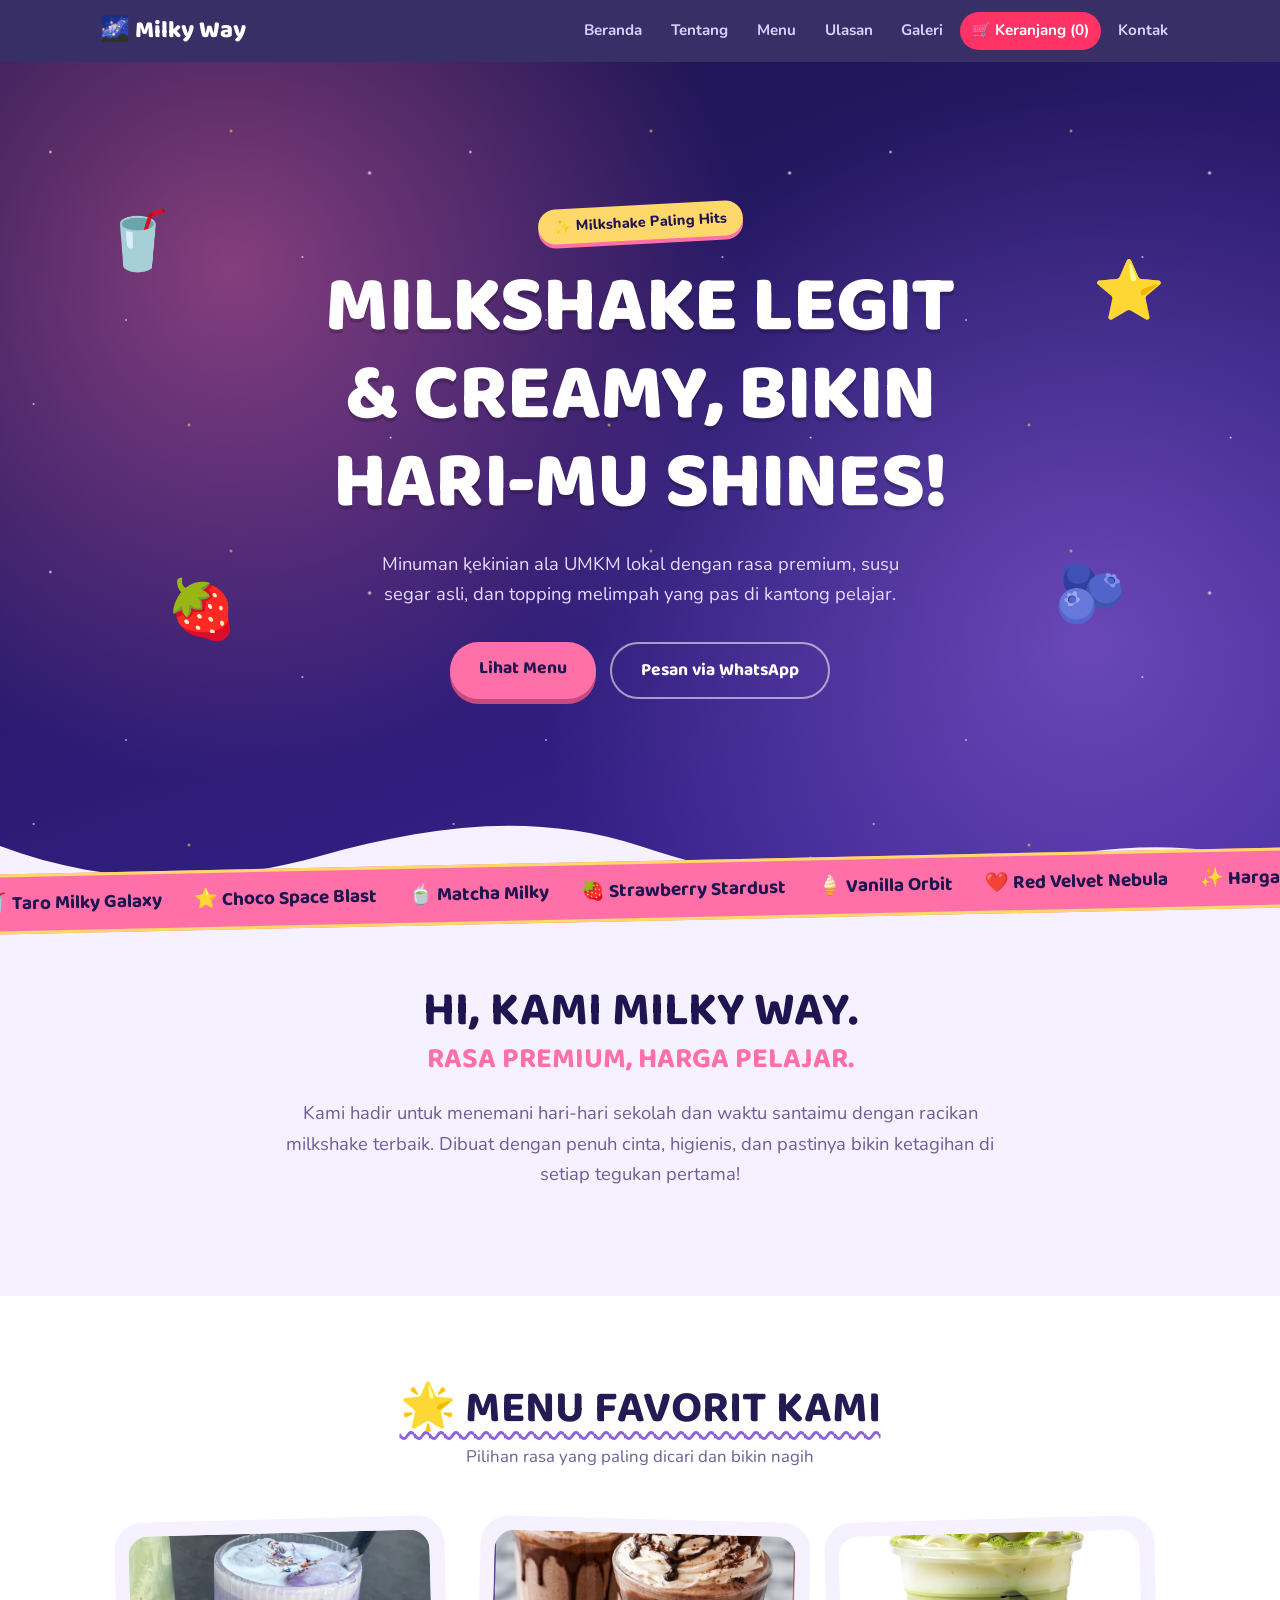
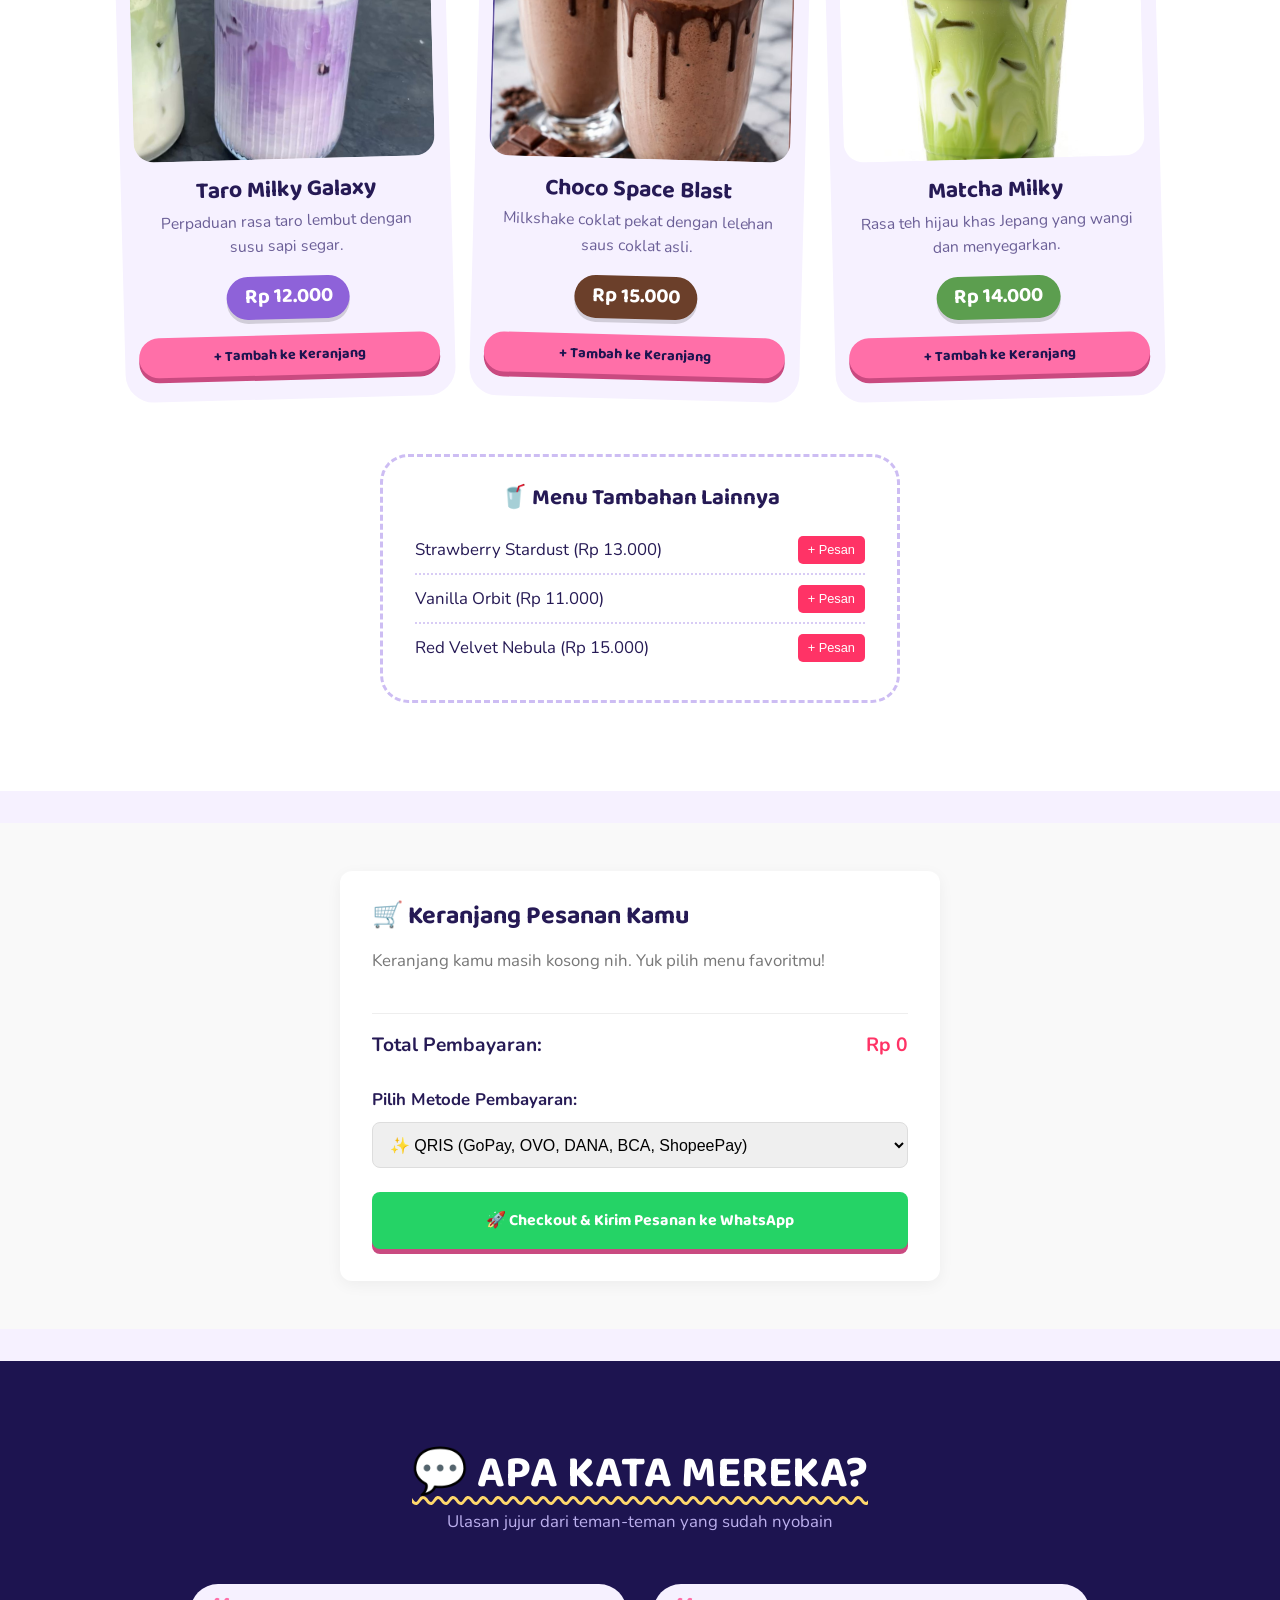
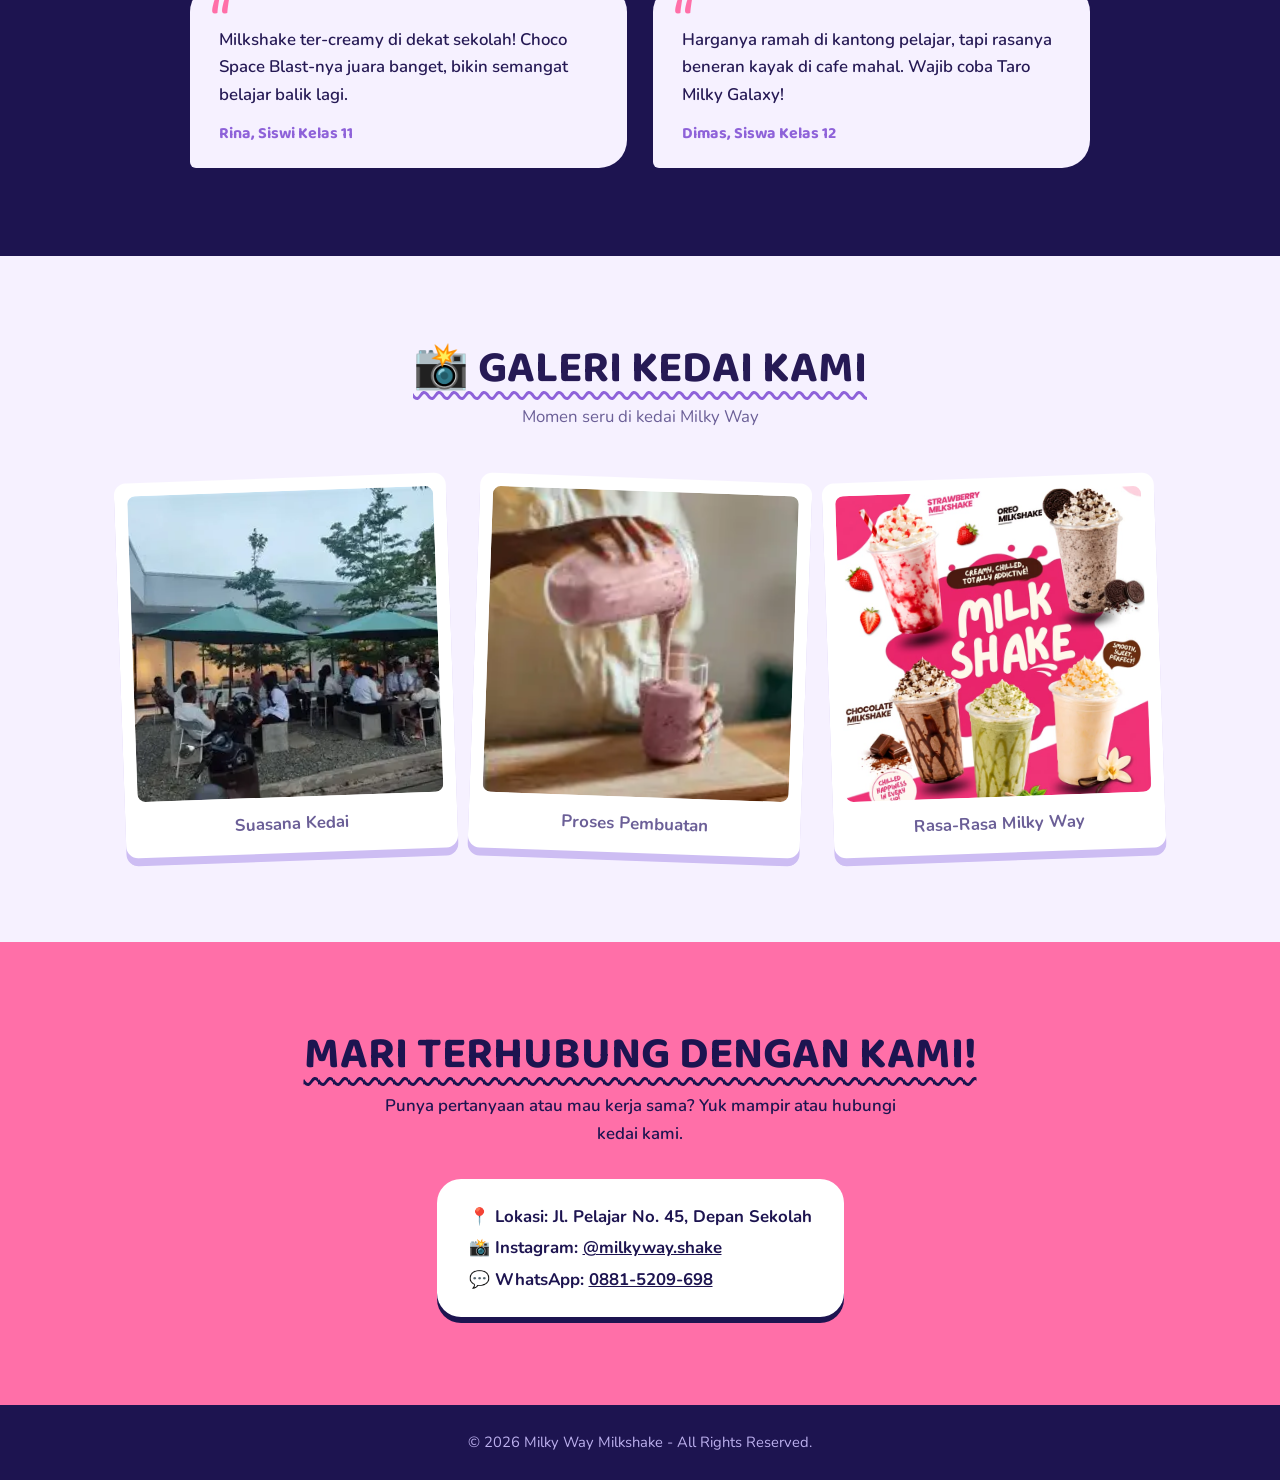
<file: index.html>
<!DOCTYPE html>
<html lang="id">
<head>
    <meta charset="UTF-8">
    <meta name="viewport" content="width=device-width, initial-scale=1.0">
    <link rel="stylesheet" href="lp.css">
    <title>Milky Way - Milkshake Kekinian</title>
</head>
<body>

  <!-- NAVBAR / HEADER -->
  <header>
    <div class="navbar">
      <div class="logo">🌌 Milky Way</div>
      <nav>
        <a href="#beranda">Beranda</a>
        <a href="#tentang">Tentang</a>
        <a href="#menu">Menu</a>
        <a href="#testimoni">Ulasan</a>
        <a href="#galeri">Galeri</a>
        <a href="#keranjang-section" class="nav-cart-btn">🛒 Keranjang (<span id="cart-count">0</span>)</a>
        <a href="#kontak">Kontak</a>
      </nav>
    </div>
  </header>

  <!-- 1. BERANDA -->
  <section id="beranda" class="hero-section">
    <span class="float f1">🥤</span>
    <span class="float f2">⭐</span>
    <span class="float f3">🍓</span>
    <span class="float f4">🫐</span>
    <div class="hero-content">
      <span class="badge">✨ Milkshake Paling Hits</span>
      <h1>MILKSHAKE LEGIT & CREAMY, BIKIN HARI-MU SHINES!</h1>
      <p>Minuman kekinian ala UMKM lokal dengan rasa premium, susu segar asli, dan topping melimpah yang pas di kantong pelajar.</p>
      <div class="hero-buttons">
        <a href="#menu" class="btn-primary">Lihat Menu</a>
        <a href="https://wa.me/628815209698?text=Halo%20Kak,%20saya%20mau%20pesan%20Milkshake%20Milky%20Way" target="_blank" class="btn-secondary">Pesan via WhatsApp</a>
      </div>
    </div>
  </section>

  <!-- PITA BERJALAN -->
  <div class="ticker" aria-hidden="true">
    <div class="ticker-track">
      <span>🥤 Taro Milky Galaxy</span><span>⭐ Choco Space Blast</span><span>🍵 Matcha Milky</span><span>🍓 Strawberry Stardust</span><span>🍦 Vanilla Orbit</span><span>❤️ Red Velvet Nebula</span><span>✨ Harga Pelajar</span><span>🥛 Susu Segar Asli</span>
      <span>🥤 Taro Milky Galaxy</span><span>⭐ Choco Space Blast</span><span>🍵 Matcha Milky</span><span>🍓 Strawberry Stardust</span><span>🍦 Vanilla Orbit</span><span>❤️ Red Velvet Nebula</span><span>✨ Harga Pelajar</span><span>🥛 Susu Segar Asli</span>
    </div>
  </div>

  <!-- 2. TENTANG -->
  <section id="tentang" class="tentang-section">
    <div class="tentang-container">
      <h2>HI, KAMI MILKY WAY.</h2>
      <h3>RASA PREMIUM, HARGA PELAJAR.</h3>
      <p>Kami hadir untuk menemani hari-hari sekolah dan waktu santaimu dengan racikan milkshake terbaik. Dibuat dengan penuh cinta, higienis, dan pastinya bikin ketagihan di setiap tegukan pertama!</p>
    </div>
  </section>

  <!-- 3. MENU -->
  <section id="menu" class="menu-section">
    <h2>🌟 MENU FAVORIT KAMI</h2>
    <p class="section-subtitle">Pilihan rasa yang paling dicari dan bikin nagih</p>

    <div class="menu-container">
      <div class="menu-kartu">
        <img src="image/taro.jpg" alt="Taro Milky Galaxy">
        <h3>Taro Milky Galaxy</h3>
        <p>Perpaduan rasa taro lembut dengan susu sapi segar.</p>
        <span class="harga" data-price="12000">Rp 12.000</span>
        <button onclick="tambahKeKeranjang('Taro Milky Galaxy', 12000)" class="btn-primary" style="margin-top: 1rem; border: none; cursor: pointer; display: inline-block; font-size: 0.9rem; padding: 0.5rem 1rem;">+ Tambah ke Keranjang</button>
      </div>
      <div class="menu-kartu">
        <img src="image/choco.jpg" alt="Choco Space Blast">
        <h3>Choco Space Blast</h3>
        <p>Milkshake coklat pekat dengan lelehan saus coklat asli.</p>
        <span class="harga" data-price="15000">Rp 15.000</span>
        <button onclick="tambahKeKeranjang('Choco Space Blast', 15000)" class="btn-primary" style="margin-top: 1rem; border: none; cursor: pointer; display: inline-block; font-size: 0.9rem; padding: 0.5rem 1rem;">+ Tambah ke Keranjang</button>
      </div>
      <div class="menu-kartu">
        <img src="image/matcha.jpg" alt="Matcha Milky">
        <h3>Matcha Milky</h3>
        <p>Rasa teh hijau khas Jepang yang wangi dan menyegarkan.</p>
        <span class="harga" data-price="14000">Rp 14.000</span>
        <button onclick="tambahKeKeranjang('Matcha Milky', 14000)" class="btn-primary" style="margin-top: 1rem; border: none; cursor: pointer; display: inline-block; font-size: 0.9rem; padding: 0.5rem 1rem;">+ Tambah ke Keranjang</button>
      </div>
    </div>

    <div class="menu-lainnya">
      <h3>🥤 Menu Tambahan Lainnya</h3>
      <ul>
        <li>
          <span>Strawberry Stardust (Rp 13.000)</span> 
          <button onclick="tambahKeKeranjang('Strawberry Stardust', 13000)" class="btn-small">+ Pesan</button>
        </li>
        <li>
          <span>Vanilla Orbit (Rp 11.000)</span> 
          <button onclick="tambahKeKeranjang('Vanilla Orbit', 11000)" class="btn-small">+ Pesan</button>
        </li>
        <li>
          <span>Red Velvet Nebula (Rp 15.000)</span> 
          <button onclick="tambahKeKeranjang('Red Velvet Nebula', 15000)" class="btn-small">+ Pesan</button>
        </li>
      </ul>
    </div>
  </section>

  <!-- KERANJANG & PEMBAYARAN DIGITAL -->
  <section id="keranjang-section" class="keranjang-section" style="background: #f9f9f9; padding: 3rem 1rem; margin: 2rem 0;">
    <div style="max-width: 600px; margin: auto; background: white; padding: 2rem; border-radius: 12px; box-shadow: 0 4px 15px rgba(0,0,0,0.05);">
      <h2>🛒 Keranjang Pesanan Kamu</h2>
      <div id="cart-items" style="margin: 1rem 0; min-height: 50px;">
        <p style="color: #777;">Keranjang kamu masih kosong nih. Yuk pilih menu favoritmu!</p>
      </div>
      
      <hr style="border: 0; border-top: 1px solid #eee; margin: 1rem 0;">
      
      <div style="display: flex; justify-content: space-between; font-size: 1.2rem; font-weight: bold;">
        <span>Total Pembayaran:</span>
        <span id="cart-total" style="color: #ff3366;">Rp 0</span>
      </div>

      <!-- Pilih Metode Pembayaran -->
      <div style="margin-top: 1.5rem;">
        <label style="display: block; font-weight: bold; margin-bottom: 0.5rem;">Pilih Metode Pembayaran:</label>
        <select id="payment-method" style="width: 100%; padding: 0.8rem; border-radius: 8px; border: 1px solid #ddd; font-size: 1rem;">
          <option value="QRIS (Scan & Pay)">✨ QRIS (GoPay, OVO, DANA, BCA, ShopeePay)</option>
          <option value="Transfer Bank (BCA)">🏦 Transfer Bank BCA</option>
          <option value="COD / Bayar di Tempat">💵 COD (Bayar di Kedai/Tempat)</option>
        </select>
      </div>

      <button onclick="checkoutWhatsApp()" class="btn-primary" style="width: 100%; margin-top: 1.5rem; padding: 1rem; border: none; border-radius: 8px; font-size: 1rem; cursor: pointer; background: #25d366; color: white; font-weight: bold;">
        🚀 Checkout & Kirim Pesanan ke WhatsApp
      </button>
    </div>
  </section>

  <!-- 4. ULASAN -->
  <section id="testimoni" class="testimoni-section">
    <h2>💬 APA KATA MEREKA?</h2>
    <p class="section-subtitle">Ulasan jujur dari teman-teman yang sudah nyobain</p>

    <div class="testimoni-container">
      <div class="testimoni-kartu">
        <p>Milkshake ter-creamy di dekat sekolah! Choco Space Blast-nya juara banget, bikin semangat belajar balik lagi.</p>
        <h4>Rina, Siswi Kelas 11</h4>
      </div>
      <div class="testimoni-kartu">
        <p>Harganya ramah di kantong pelajar, tapi rasanya beneran kayak di cafe mahal. Wajib coba Taro Milky Galaxy!</p>
        <h4>Dimas, Siswa Kelas 12</h4>
      </div>
    </div>
  </section>

  <!-- 5. GALERI -->
  <section id="galeri" class="galeri-section">
    <h2>📸 GALERI KEDAI KAMI</h2>
    <p class="section-subtitle">Momen seru di kedai Milky Way</p>

    <div class="galeri-container">
      <div class="galeri-kartu">
        <img src="image/suasana.webp" alt="Suasana Kedai">
        <p>Suasana Kedai</p>
      </div>
      <div class="galeri-kartu">
        <img src="image/proses.webp" alt="Proses Pembuatan">
        <p>Proses Pembuatan</p>
      </div>
      <div class="galeri-kartu">
        <img src="image/varian.jpg" alt="Berbagai rasa milkshake Milky Way">
        <p>Rasa-Rasa Milky Way</p>
      </div>
    </div>
  </section>

  <!-- 6. KONTAK -->
  <section id="kontak" class="kontak-section">
    <h2>MARI TERHUBUNG DENGAN KAMI!</h2>
    <p>Punya pertanyaan atau mau kerja sama? Yuk mampir atau hubungi kedai kami.</p>
    <div class="kontak-info">
      <p>📍 Lokasi: Jl. Pelajar No. 45, Depan Sekolah</p>
      <p>📸 Instagram: <a href="https://instagram.com/milkyway.shake" target="_blank" style="color: var(--night); font-weight: bold;">@milkyway.shake</a></p>
      <p>💬 WhatsApp: <a href="https://wa.me/628815209698" target="_blank" style="color: var(--night); font-weight: bold;">0881-5209-698</a></p>
    </div>
  </section>

  <footer>
    <p>&copy; 2026 Milky Way Milkshake - All Rights Reserved.</p>
  </footer>

  <!-- JAVASCRIPT KERANJANG -->

  <script>
    let cart = [];

    function tambahKeKeranjang(nama, harga) {
      let item = cart.find(i => i.nama === nama);
      if (item) {
        item.jumlah += 1;
      } else {
        cart.push({ nama: nama, harga: harga, jumlah: 1 });
      }
      updateCartUI();
      // BARIS ALERT DI BAWAH INI SUDAH DIHAPUS, JADI TIDAK AKAN MUNCUL POP-UP LAGI
    }

    function ubahJumlah(nama, delta) {
      let item = cart.find(i => i.nama === nama);
      if (item) {
        item.jumlah += delta;
        if (item.jumlah <= 0) {
          cart = cart.filter(i => i.nama !== nama);
        }
      }
      updateCartUI();
    }

    function updateCartUI() {
      const cartItemsContainer = document.getElementById('cart-items');
      const cartTotalElement = document.getElementById('cart-total');
      const cartCountElement = document.getElementById('cart-count');

      cartItemsContainer.innerHTML = '';
      let total = 0;
      let totalQty = 0;

      if (cart.length === 0) {
        cartItemsContainer.innerHTML = '<p style="color: #777;">Keranjang kamu masih kosong nih. Yuk pilih menu favoritmu!</p>';
        cartTotalElement.innerText = 'Rp 0';
        cartCountElement.innerText = '0';
        return;
      }

      cart.forEach(item => {
        let subtotal = item.harga * item.jumlah;
        total += subtotal;
        totalQty += item.jumlah;

        cartItemsContainer.innerHTML += `
          <div style="display: flex; justify-content: space-between; align-items: center; margin-bottom: 0.8rem; border-bottom: 1px dashed #eee; padding-bottom: 0.5rem;">
            <div>
              <strong>${item.nama}</strong><br>
              <small style="color: #666;">Rp ${item.harga.toLocaleString()} x ${item.jumlah}</small>
            </div>
            <div>
              <button onclick="ubahJumlah('${item.nama}', -1)" style="padding: 2px 8px; cursor: pointer;">-</button>
              <span style="margin: 0 8px;">${item.jumlah}</span>
              <button onclick="ubahJumlah('${item.nama}', 1)" style="padding: 2px 8px; cursor: pointer;">+</button>
            </div>
          </div>
        `;
      });

      cartTotalElement.innerText = 'Rp ' + total.toLocaleString();
      cartCountElement.innerText = totalQty;
    }

    function checkoutWhatsApp() {
      if (cart.length === 0) {
        alert('Keranjang belanja masih kosong! Silakan pilih menu terlebih dahulu.');
        return;
      }

      const paymentMethod = document.getElementById('payment-method').value;
      let pesan = "Halo Kak, saya mau pesan Milkshake Milky Way:\n\n";
      
      let total = 0;
      cart.forEach(item => {
        let subtotal = item.harga * item.jumlah;
        total += subtotal;
        pesan += `- ${item.nama} (${item.jumlah}x) = Rp ${subtotal.toLocaleString()}\n`;
      });

      pesan += `\n*Total Pembayaran: Rp ${total.toLocaleString()}*`;
      pesan += `\n*Metode Pembayaran: ${paymentMethod}*`;
      pesan += `\n\nTerima kasih! Mohon segera diproses ya Kak. ✨`;

      const encodedMessage = encodeURIComponent(pesan);
      window.open(`https://wa.me/628815209698?text=${encodedMessage}`, '_blank');
    }
  </script>
  <!-- Tambahan Styling Kecil untuk Tombol Tambahan Menu -->
  <style>
    .btn-small {
      background: #ff3366;
      color: white;
      border: none;
      padding: 4px 10px;
      border-radius: 5px;
      cursor: pointer;
      font-size: 0.8rem;
    }
    .nav-cart-btn {
      background: #ff3366;
      color: white !important;
      padding: 6px 12px;
      border-radius: 20px;
    }
  </style>

</body>
</html>
</file>
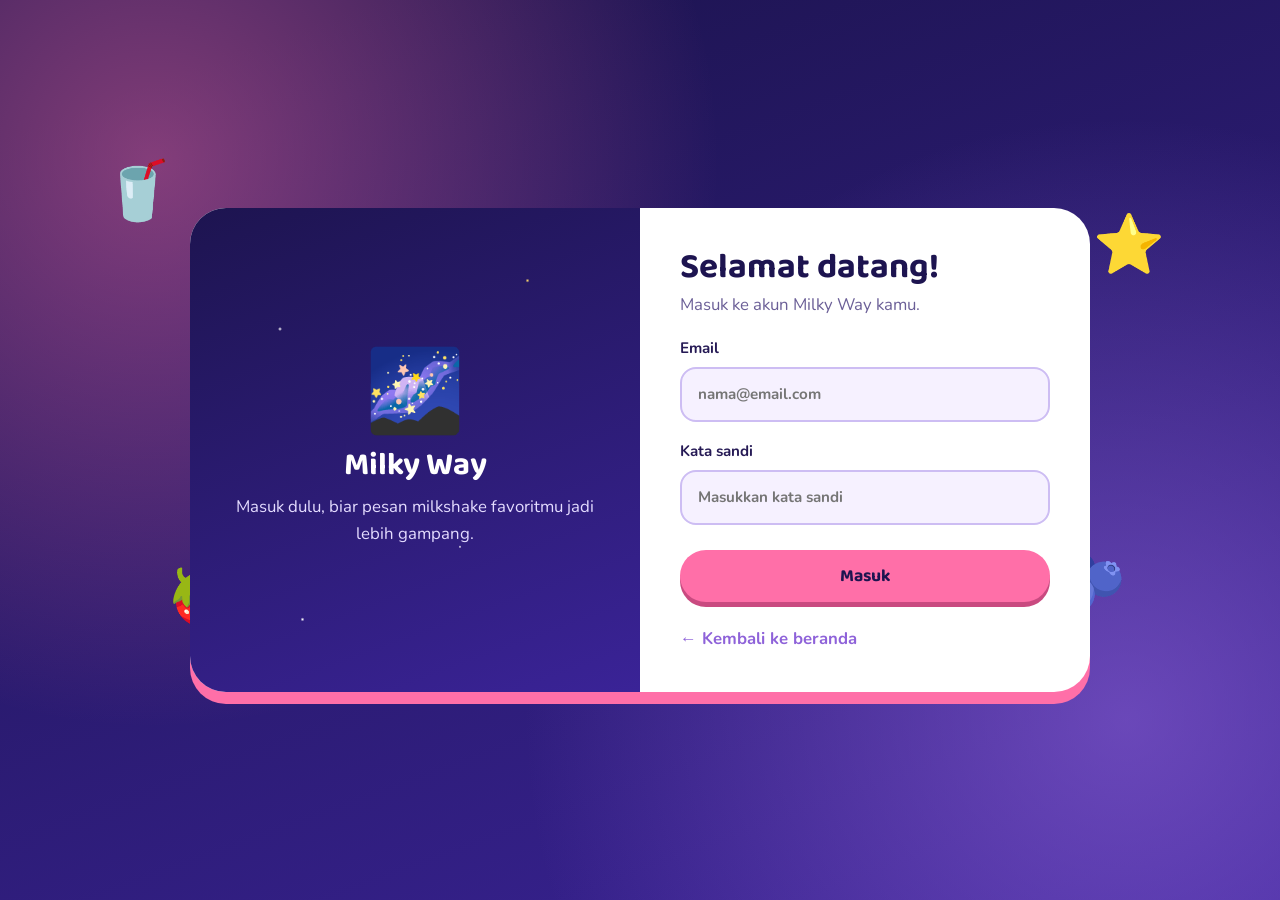
<file: login.html>
<!DOCTYPE html>
<html lang="id">
<head>
    <meta charset="UTF-8">
    <meta name="viewport" content="width=device-width, initial-scale=1.0">
    <link rel="stylesheet" href="lp.css">
    <title>Masuk - Milky Way</title>
</head>
<body class="login-body">

  <span class="float f1">🥤</span>
  <span class="float f2">⭐</span>
  <span class="float f3">🍓</span>
  <span class="float f4">🫐</span>

  <main class="login-card">
    <div class="login-side">
      <div class="big">🌌</div>
      <h2>Milky Way</h2>
      <p>Masuk dulu, biar pesan milkshake favoritmu jadi lebih gampang.</p>
    </div>

    <div class="login-form-wrap">
      <h1>Selamat datang!</h1>
      <p>Masuk ke akun Milky Way kamu.</p>

      <form id="form-login">
        <label class="field">Email
          <input type="email" name="email" placeholder="nama@email.com" required>
        </label>
        <label class="field">Kata sandi
          <input type="password" name="sandi" placeholder="Masukkan kata sandi" required>
        </label>
        <button type="submit" class="btn-primary">Masuk</button>
      </form>

      <a href="index.html" class="login-back">← Kembali ke beranda</a>
    </div>
  </main>

  <script>
    // Demo tampilan: simpan nama dari email, lalu lanjut ke halaman pesan menu.
    document.getElementById('form-login').addEventListener('submit', function (e) {
      e.preventDefault();
      var email = this.elements['email'].value;
      try { sessionStorage.setItem('mwNama', email.split('@')[0]); } catch (err) {}
      window.location.href = 'pesan.html';
    });
  </script>
</body>
</html>
</file>
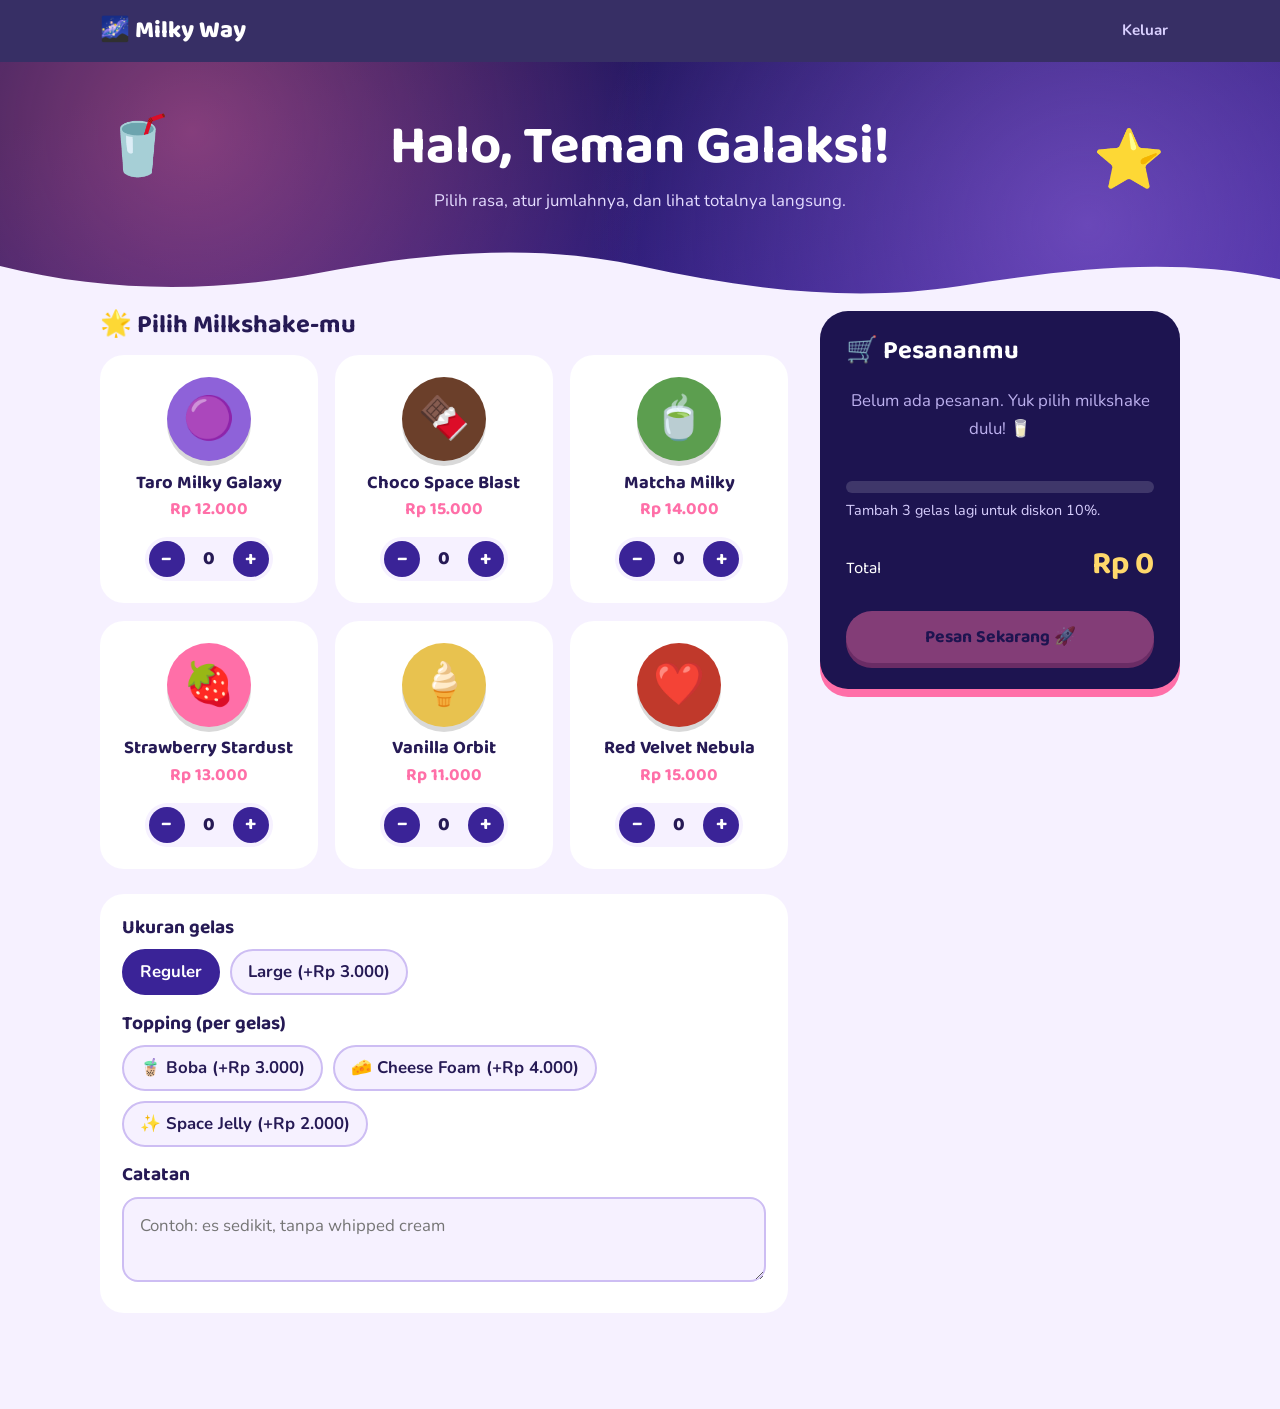
<file: pesan.html>
<!DOCTYPE html>
<html lang="id">
<head>
    <meta charset="UTF-8">
    <meta name="viewport" content="width=device-width, initial-scale=1.0">
    <link rel="stylesheet" href="lp.css">
    <title>Pesan Menu - Milky Way</title>
</head>
<body>

  <header>
    <div class="navbar">
      <a href="index.html" class="logo" style="text-decoration:none">🌌 Milky Way</a>
      <nav><a href="login.html" class="ps-keluar">Keluar</a></nav>
    </div>
  </header>

  <section class="ps-hero" style="padding-top:3.5rem">
    <span class="float f1">🥤</span><span class="float f2">⭐</span>
    <h1 id="sapaan">Halo, Teman Galaksi!</h1>
    <p>Pilih rasa, atur jumlahnya, dan lihat totalnya langsung.</p>
  </section>

  <main class="ps-wrap">
    <div>
      <h2 class="ps-judul">🌟 Pilih Milkshake-mu</h2>
      <div class="ps-daftar" id="daftar"></div>

      <div class="ps-opsi">
        <h3>Ukuran gelas</h3>
        <div class="ps-chips" id="ukuran"></div>
        <h3>Topping (per gelas)</h3>
        <div class="ps-chips" id="topping"></div>
        <h3>Catatan</h3>
        <textarea id="catatan" placeholder="Contoh: es sedikit, tanpa whipped cream"></textarea>
      </div>
    </div>

    <aside class="ps-cart" id="keranjang">
      <h2>🛒 Pesananmu</h2>
      <div id="isi"></div>
      <div class="ps-meter"><div id="meter"></div></div>
      <p class="ps-meter-teks" id="meterTeks"></p>
      <div class="ps-total"><span>Total</span><strong id="total">Rp 0</strong></div>
      <button class="btn-primary" id="pesan" type="button" disabled style="width:100%;margin-top:1.2rem;border:0;cursor:pointer">Pesan Sekarang 🚀</button>
    </aside>
  </main>

  <a href="#keranjang" class="ps-bar"><span id="barJumlah">0 gelas</span><span id="barTotal">Rp 0</span></a>

  <div class="ps-overlay" id="overlay" hidden>
    <div class="ps-sukses" role="dialog" aria-modal="true" aria-labelledby="judulSukses">
      <div class="ps-roket">🚀</div>
      <h2 id="judulSukses">Pesanan meluncur!</h2>
      <span class="ps-nomor" id="nomor"></span>
      <div id="ringkas"></div>
      <button class="btn-primary" id="lagi" type="button" style="width:100%;border:0;cursor:pointer">Pesan Lagi</button>
    </div>
  </div>

  <script>
    var MENU = [
      { id: 'taro', nama: 'Taro Milky Galaxy', harga: 12000, emoji: '🟣', warna: '#8e62d9' },
      { id: 'choco', nama: 'Choco Space Blast', harga: 15000, emoji: '🍫', warna: '#6b3f2a' },
      { id: 'matcha', nama: 'Matcha Milky', harga: 14000, emoji: '🍵', warna: '#5c9e4f' },
      { id: 'straw', nama: 'Strawberry Stardust', harga: 13000, emoji: '🍓', warna: '#ff6fa8' },
      { id: 'vanilla', nama: 'Vanilla Orbit', harga: 11000, emoji: '🍦', warna: '#e8c24f' },
      { id: 'velvet', nama: 'Red Velvet Nebula', harga: 15000, emoji: '❤️', warna: '#c0392b' }
    ];
    var UKURAN = [
      { id: 'reguler', nama: 'Reguler', tambah: 0 },
      { id: 'large', nama: 'Large (+Rp 3.000)', tambah: 3000 }
    ];
    var TOPPING = [
      { id: 'boba', nama: '🧋 Boba (+Rp 3.000)', tambah: 3000 },
      { id: 'cheese', nama: '🧀 Cheese Foam (+Rp 4.000)', tambah: 4000 },
      { id: 'jelly', nama: '✨ Space Jelly (+Rp 2.000)', tambah: 2000 }
    ];
    var DISKON_MIN = 3, DISKON = 0.1;
    var qty = {}, ukuran = 'reguler', topping = {};

    function rp(n) { return 'Rp ' + Math.round(n).toLocaleString('id-ID'); }
    function $(id) { return document.getElementById(id); }

    // sapaan dari halaman login
    try {
      var nama = sessionStorage.getItem('mwNama');
      if (nama) $('sapaan').textContent = 'Halo, ' + nama.charAt(0).toUpperCase() + nama.slice(1) + '!';
    } catch (e) {}

    // kartu menu
    $('daftar').innerHTML = MENU.map(function (m) {
      return '<div class="ps-item" id="item-' + m.id + '">' +
        '<div class="ps-ikon" style="background:' + m.warna + '">' + m.emoji + '</div>' +
        '<h3>' + m.nama + '</h3><div class="ps-harga">' + rp(m.harga) + '</div>' +
        '<div class="ps-stepper">' +
        '<button type="button" aria-label="Kurangi ' + m.nama + '" data-id="' + m.id + '" data-d="-1">−</button>' +
        '<output id="q-' + m.id + '">0</output>' +
        '<button type="button" aria-label="Tambah ' + m.nama + '" data-id="' + m.id + '" data-d="1">+</button>' +
        '</div></div>';
    }).join('');

    // pilihan ukuran & topping
    $('ukuran').innerHTML = UKURAN.map(function (u, i) {
      return '<label class="ps-chip"><input type="radio" name="ukuran" value="' + u.id + '"' + (i === 0 ? ' checked' : '') + '><span>' + u.nama + '</span></label>';
    }).join('');
    $('topping').innerHTML = TOPPING.map(function (t) {
      return '<label class="ps-chip"><input type="checkbox" value="' + t.id + '"><span>' + t.nama + '</span></label>';
    }).join('');

    $('daftar').addEventListener('click', function (e) {
      var b = e.target.closest('button'); if (!b) return;
      var id = b.dataset.id;
      qty[id] = Math.max(0, Math.min(20, (qty[id] || 0) + Number(b.dataset.d)));
      hitung();
    });
    $('ukuran').addEventListener('change', function (e) { ukuran = e.target.value; hitung(); });
    $('topping').addEventListener('change', function (e) { topping[e.target.value] = e.target.checked; hitung(); });

    function ringkasan() {
      var gelas = 0, sub = 0, baris = '';
      var uk = UKURAN.filter(function (u) { return u.id === ukuran; })[0];
      var tops = TOPPING.filter(function (t) { return topping[t.id]; });
      var tambah = uk.tambah + tops.reduce(function (a, t) { return a + t.tambah; }, 0);
      var ket = uk.id === 'large' ? 'Large' : 'Reguler';
      if (tops.length) ket += ' + ' + tops.map(function (t) { return t.nama.slice(3).split(' (')[0]; }).join(', ');
      MENU.forEach(function (m) {
        var q = qty[m.id] || 0; if (!q) return;
        var s = q * (m.harga + tambah);
        gelas += q; sub += s;
        baris += '<div class="ps-baris"><span>' + q + '× ' + m.nama + '<small>' + ket + '</small></span><strong>' + rp(s) + '</strong></div>';
      });
      var potong = gelas >= DISKON_MIN ? sub * DISKON : 0;
      return { gelas: gelas, sub: sub, potong: potong, total: sub - potong, baris: baris };
    }

    function hitung() {
      MENU.forEach(function (m) {
        $('q-' + m.id).textContent = qty[m.id] || 0;
        $('item-' + m.id).classList.toggle('aktif', (qty[m.id] || 0) > 0);
      });
      var r = ringkasan();
      var isi = r.baris || '<div class="ps-kosong">Belum ada pesanan. Yuk pilih milkshake dulu! 🥛</div>';
      if (r.potong) isi += '<div class="ps-baris ps-diskon"><span>Diskon 10% (3+ gelas)</span><strong>−' + rp(r.potong) + '</strong></div>';
      $('isi').innerHTML = isi;
      $('total').textContent = rp(r.total);
      $('barJumlah').textContent = r.gelas + ' gelas';
      $('barTotal').textContent = rp(r.total);
      $('pesan').disabled = r.gelas === 0;
      $('meter').style.width = Math.min(100, r.gelas / DISKON_MIN * 100) + '%';
      $('meterTeks').textContent = r.gelas >= DISKON_MIN
        ? '🎉 Diskon 10% sudah aktif!'
        : 'Tambah ' + (DISKON_MIN - r.gelas) + ' gelas lagi untuk diskon 10%.';
    }

    $('pesan').addEventListener('click', function () {
      var r = ringkasan();
      $('nomor').textContent = 'Nomor pesanan MW-' + (1000 + Math.floor(Math.random() * 9000));
      var cat = $('catatan').value.trim();
      $('ringkas').innerHTML = r.baris +
        (r.potong ? '<div class="ps-baris ps-diskon"><span>Diskon 10%</span><strong>−' + rp(r.potong) + '</strong></div>' : '') +
        (cat ? '<div class="ps-baris"><span>Catatan<small></small></span></div>' : '') +
        '<div class="ps-total"><span>Total</span><strong>' + rp(r.total) + '</strong></div>';
      if (cat) { var s = $('ringkas').querySelector('small'); s.textContent = cat; }
      $('overlay').hidden = false;
      $('lagi').focus();
    });
    $('lagi').addEventListener('click', function () {
      qty = {}; topping = {}; ukuran = 'reguler';
      document.querySelectorAll('.ps-chip input').forEach(function (i) { i.checked = i.value === 'reguler'; });
      $('catatan').value = '';
      $('overlay').hidden = true;
      hitung();
      window.scrollTo({ top: 0, behavior: 'smooth' });
    });
    hitung();
  </script>
</body>
</html>
</file>
<file: lp.css>
@import url('https://fonts.googleapis.com/css2?family=Baloo+2:wght@600;700;800&family=Nunito:wght@400;600;700&display=swap');

/* ---------- Token warna & font: langit malam ---------- */
:root {
  --night: #1d1450;
  --night-2: #3a2397;
  --milk: #f6f1ff;
  --white: #ffffff;
  --ink: #261a55;
  --muted: #6b5f97;
  --lilac: #cdbdf3;
  --pink: #ff6fa8;
  --taro: #8e62d9;
  --choco: #6b3f2a;
  --matcha: #5c9e4f;
  --butter: #ffd86b;
  --display: 'Baloo 2', 'Trebuchet MS', sans-serif;
  --body: 'Nunito', 'Segoe UI', sans-serif;
}

*, *::before, *::after { box-sizing: border-box; }
html { scroll-behavior: smooth; }

body {
  margin: 0;
  overflow-x: hidden;
  font-family: var(--body);
  font-size: 1.05rem;
  line-height: 1.65;
  color: var(--ink);
  background: var(--milk);
}

h1, h2, h3, h4 { font-family: var(--display); line-height: 1.1; margin: 0; }
img { max-width: 100%; display: block; }
a:focus-visible { outline: 3px solid var(--butter); outline-offset: 3px; }

section { padding: 5.5rem 1.25rem; scroll-margin-top: 64px; }

/* ---------- Navbar ---------- */
header {
  position: sticky; top: 0; z-index: 50;
  background: rgba(29, 20, 80, 0.88);
  backdrop-filter: blur(10px);
  -webkit-backdrop-filter: blur(10px);
}
.navbar {
  max-width: 1120px; margin: 0 auto;
  padding: 0.7rem 1.25rem;
  display: flex; align-items: center; justify-content: space-between; gap: 1rem;
}
.logo {
  font-family: var(--display); font-weight: 800; font-size: 1.5rem;
  color: var(--white); white-space: nowrap;
}
nav { display: flex; align-items: center; gap: 0.3rem; }
nav a {
  color: #d9d0ff; text-decoration: none; font-weight: 700; font-size: 0.95rem;
  padding: 0.4rem 0.75rem; border-radius: 999px; white-space: nowrap;
  transition: background 0.2s, color 0.2s, transform 0.2s;
}
nav a:hover { background: rgba(255, 255, 255, 0.12); color: var(--white); }
nav a.btn-login {
  background: var(--pink); color: var(--night);
  margin-left: 0.5rem; padding: 0.45rem 1.1rem;
}
nav a.btn-login::before { content: "🔑 "; }
nav a.btn-login:hover { background: var(--butter); color: var(--night); transform: rotate(-3deg) scale(1.05); }

/* ---------- Hero ---------- */
.hero-section {
  position: relative; min-height: 92vh;
  display: flex; align-items: center; justify-content: center;
  text-align: center; padding: 6rem 1.25rem 9rem;
  color: var(--white); overflow: hidden;
  background:
    radial-gradient(circle at 18% 25%, rgba(255, 111, 168, 0.45), transparent 42%),
    radial-gradient(circle at 85% 70%, rgba(142, 98, 217, 0.6), transparent 45%),
    linear-gradient(160deg, var(--night) 10%, var(--night-2) 100%);
}
.hero-section::before {
  content: ""; position: absolute; inset: -50% 0 0 0;
  background-image:
    radial-gradient(2px 2px at 12% 20%, #fff, transparent),
    radial-gradient(1.5px 1.5px at 30% 60%, #fff, transparent),
    radial-gradient(2px 2px at 55% 15%, var(--butter), transparent),
    radial-gradient(1.5px 1.5px at 72% 45%, #fff, transparent),
    radial-gradient(2.5px 2.5px at 88% 25%, #fff, transparent),
    radial-gradient(1.5px 1.5px at 8% 80%, #fff, transparent),
    radial-gradient(2px 2px at 45% 85%, var(--butter), transparent),
    radial-gradient(1.5px 1.5px at 93% 88%, #fff, transparent);
  background-size: 420px 420px;
  opacity: 0.85;
  animation: bintang 90s linear infinite;
}
.hero-section::after {
  content: ""; position: absolute; left: 0; right: 0; bottom: -1px; height: 90px;
  background: url("data:image/svg+xml,%3Csvg xmlns='http://www.w3.org/2000/svg' viewBox='0 0 1440 90' preserveAspectRatio='none'%3E%3Cpath fill='%23f6f1ff' d='M0 45c120 40 240 40 360 10s240-45 360-10 240 55 360 30 240-45 360-10V90H0z'/%3E%3C/svg%3E") center / 100% 100% no-repeat;
}
@keyframes bintang { to { transform: translateY(420px); } }

/* emoji melayang */
.float {
  position: absolute; z-index: 1;
  font-size: clamp(2rem, 5vw, 3.6rem);
  animation: melayang 6s ease-in-out infinite;
}
.f1 { top: 16%; left: 8%; }
.f2 { top: 22%; right: 9%; animation-delay: -2s; }
.f3 { bottom: 28%; left: 13%; animation-delay: -4s; }
.f4 { bottom: 30%; right: 12%; animation-delay: -1s; }
@keyframes melayang { 50% { transform: translateY(-18px) rotate(8deg); } }

.hero-content { position: relative; z-index: 2; max-width: 760px; }
.badge {
  display: inline-block; background: var(--butter); color: var(--night);
  font-weight: 800; font-size: 0.9rem; padding: 0.35rem 1rem;
  border-radius: 999px; margin-bottom: 1.4rem;
  transform: rotate(-3deg); box-shadow: 0 4px 0 var(--pink);
}
.hero-content h1 {
  font-size: clamp(2.6rem, 8vw, 5rem); font-weight: 800;
  letter-spacing: -0.01em; text-wrap: balance;
  text-shadow: 0 4px 0 rgba(0, 0, 0, 0.18);
}
.hero-content > p {
  max-width: 560px; margin: 1.4rem auto 2rem;
  color: #e4dcff; font-size: 1.15rem;
}
.hero-buttons { display: flex; gap: 0.9rem; justify-content: center; flex-wrap: wrap; }
.btn-primary, .btn-secondary {
  font-family: var(--display); font-weight: 700; font-size: 1.1rem;
  text-decoration: none; padding: 0.75rem 1.8rem; border-radius: 999px;
  transition: transform 0.15s, box-shadow 0.15s, background 0.2s;
}
.btn-primary { background: var(--pink); color: var(--night); box-shadow: 0 5px 0 #c94a80; }
.btn-primary:hover { transform: translateY(2px); box-shadow: 0 3px 0 #c94a80; }
.btn-secondary { color: var(--white); border: 2px solid rgba(255, 255, 255, 0.55); }
.btn-secondary:hover { background: rgba(255, 255, 255, 0.14); }

/* ---------- Pita berjalan ---------- */
.ticker {
  position: relative; z-index: 2;
  margin: -1.8rem -1rem 0; padding: 0.7rem 0;
  background: var(--pink); color: var(--night);
  border-block: 3px solid var(--butter);
  transform: rotate(-1.2deg);
  overflow: hidden; white-space: nowrap;
  font-family: var(--display); font-weight: 700; font-size: 1.2rem;
}
.ticker-track { display: inline-flex; width: max-content; animation: jalan 32s linear infinite; }
.ticker-track span { padding-right: 2rem; }
@keyframes jalan { to { transform: translateX(-50%); } }

/* ---------- Tentang ---------- */
.tentang-section { background: var(--milk); padding-top: 4rem; }
.tentang-container { max-width: 720px; margin: 0 auto; text-align: center; }
.tentang-container h2 { font-size: clamp(2rem, 5vw, 3rem); color: var(--night); }
.tentang-container h3 {
  font-size: clamp(1.3rem, 3.5vw, 1.8rem); color: var(--pink); margin: 0.4rem 0 1.4rem;
}
.tentang-container p { color: var(--muted); font-size: 1.15rem; }

/* ---------- Judul seksi ---------- */
.menu-section > h2, .testimoni-section > h2, .galeri-section > h2, .kontak-section > h2 {
  text-align: center; font-size: clamp(1.9rem, 5vw, 2.8rem);
  text-decoration: underline wavy var(--taro) 3px; text-underline-offset: 10px;
}
.testimoni-section > h2 { text-decoration-color: var(--butter); }
.kontak-section > h2 { text-decoration-color: var(--night); }
.section-subtitle { text-align: center; color: var(--muted); margin: 0.6rem auto 3rem; }

/* ---------- Menu ---------- */
.menu-section { background: var(--white); }
.menu-container {
  max-width: 1040px; margin: 0 auto; display: grid; gap: 1.6rem;
  grid-template-columns: repeat(auto-fit, minmax(260px, 1fr));
}
.menu-kartu {
  background: var(--milk); border-radius: 28px; padding: 0.9rem 0.9rem 1.5rem;
  text-align: center; display: flex; flex-direction: column; align-items: center;
  transition: transform 0.25s;
}
.menu-kartu:nth-child(odd) { transform: rotate(-1.5deg); }
.menu-kartu:nth-child(even) { transform: rotate(1.5deg); }
.menu-kartu:hover { transform: rotate(0) translateY(-8px); }
.menu-kartu img {
  width: 100%; aspect-ratio: 4 / 3; object-fit: cover;
  border-radius: 20px; background: #e5dcfb;
}
.menu-kartu h3 { font-size: 1.45rem; margin: 1.1rem 0 0.4rem; }
.menu-kartu p { margin: 0 0.6rem 1rem; color: var(--muted); font-size: 0.98rem; }
.harga {
  margin-top: auto; font-family: var(--display); font-weight: 700; font-size: 1.3rem;
  color: var(--white); background: var(--taro);
  padding: 0.25rem 1.1rem; border-radius: 999px;
  box-shadow: 0 4px 0 rgba(0, 0, 0, 0.15);
}
.menu-kartu:nth-child(2) .harga { background: var(--choco); }
.menu-kartu:nth-child(3) .harga { background: var(--matcha); }

.menu-lainnya {
  max-width: 520px; margin: 3.5rem auto 0; padding: 1.8rem 2rem;
  border: 3px dashed var(--lilac); border-radius: 28px;
}
.menu-lainnya h3 { text-align: center; font-size: 1.4rem; margin-bottom: 1rem; }
.menu-lainnya ul { list-style: none; margin: 0; padding: 0; }
.menu-lainnya li {
  display: flex; justify-content: space-between; gap: 1rem;
  padding: 0.6rem 0; border-bottom: 2px dotted #d8ccf5;
}
.menu-lainnya li:last-child { border-bottom: 0; }
.menu-lainnya strong { color: var(--pink); font-family: var(--display); }

/* ---------- Ulasan ---------- */
.testimoni-section { background: var(--night); color: var(--white); }
.testimoni-section .section-subtitle { color: #bcb0ee; }
.testimoni-container {
  max-width: 900px; margin: 0 auto; display: grid; gap: 1.6rem;
  grid-template-columns: repeat(auto-fit, minmax(280px, 1fr));
}
.testimoni-kartu {
  position: relative; background: var(--milk); color: var(--ink);
  border-radius: 28px 28px 28px 6px; padding: 2.6rem 1.8rem 1.6rem;
}
.testimoni-kartu::before {
  content: "\201C"; position: absolute; top: 0.2rem; left: 1.3rem;
  font-family: var(--display); font-size: 4.5rem; line-height: 1; color: var(--pink);
}
.testimoni-kartu p { margin: 0 0 1rem; font-weight: 600; }
.testimoni-kartu h4 { font-size: 1rem; color: var(--taro); }

/* ---------- Galeri (polaroid) ---------- */
.galeri-section { background: var(--milk); }
.galeri-container {
  max-width: 1040px; margin: 0 auto; display: grid; gap: 1.4rem;
  grid-template-columns: repeat(auto-fit, minmax(240px, 1fr));
}
.galeri-kartu {
  margin: 0; text-align: center; background: var(--white);
  padding: 0.8rem 0.8rem 1rem; border-radius: 12px;
  box-shadow: 0 8px 0 var(--lilac); transition: transform 0.25s;
}
.galeri-kartu:nth-child(odd) { transform: rotate(-2deg); }
.galeri-kartu:nth-child(even) { transform: rotate(2deg); }
.galeri-kartu:hover { transform: rotate(0) scale(1.03); }
.galeri-kartu img {
  width: 100%; aspect-ratio: 1; object-fit: cover;
  border-radius: 8px; background: #e5dcfb;
}
.galeri-kartu p { margin: 0.8rem 0 0; font-weight: 700; color: var(--muted); }

/* ---------- Kontak ---------- */
.kontak-section { background: var(--pink); color: var(--night); text-align: center; }
.kontak-section > p { max-width: 520px; margin: 0.8rem auto 2rem; font-weight: 600; }
.kontak-info {
  display: inline-block; background: var(--white); border-radius: 24px;
  padding: 1.2rem 2rem; text-align: left; box-shadow: 0 6px 0 var(--night);
}
.kontak-info p { margin: 0.25rem 0; font-weight: 700; }

/* ---------- Footer ---------- */
footer {
  background: var(--night); color: #bcb0ee; text-align: center;
  padding: 1.6rem 1rem; font-size: 0.92rem;
}
footer p { margin: 0; }

/* ---------- Halaman login ---------- */
.login-body {
  position: relative; min-height: 100vh; display: grid; place-items: center;
  padding: 1.5rem; overflow: hidden; color: var(--ink);
  background:
    radial-gradient(circle at 12% 18%, rgba(255, 111, 168, 0.45), transparent 42%),
    radial-gradient(circle at 88% 80%, rgba(142, 98, 217, 0.6), transparent 45%),
    linear-gradient(160deg, var(--night) 10%, var(--night-2) 100%);
}
.login-card {
  position: relative; z-index: 2; width: min(900px, 100%);
  display: grid; grid-template-columns: 1fr 1fr;
  background: var(--white); border-radius: 36px; overflow: hidden;
  box-shadow: 0 12px 0 var(--pink);
}
.login-side {
  display: flex; flex-direction: column; justify-content: center;
  padding: 2.5rem; text-align: center; color: var(--white);
  background:
    radial-gradient(2px 2px at 20% 25%, #fff, transparent),
    radial-gradient(2px 2px at 75% 15%, var(--butter), transparent),
    radial-gradient(1.5px 1.5px at 60% 70%, #fff, transparent),
    radial-gradient(2px 2px at 25% 85%, #fff, transparent),
    linear-gradient(160deg, var(--night), var(--night-2));
}
.login-side .big { font-size: 5rem; line-height: 1; margin-bottom: 1rem; }
.login-side h2 { font-size: 2rem; }
.login-side p { margin: 0.6rem 0 0; color: #e4dcff; }
.login-form-wrap { padding: 2.5rem; }
.login-form-wrap h1 { font-size: 2.2rem; color: var(--night); }
.login-form-wrap > p { color: var(--muted); margin: 0.3rem 0 0; }
.field { display: block; margin-top: 1.1rem; font-weight: 700; font-size: 0.95rem; }
.field input {
  width: 100%; margin-top: 0.35rem; padding: 0.8rem 1rem;
  font: inherit; color: var(--ink); background: var(--milk);
  border: 2px solid var(--lilac); border-radius: 16px;
}
.field input:focus {
  outline: none; background: var(--white);
  border-color: var(--taro); box-shadow: 0 0 0 4px #e5dcfb;
}
button.btn-primary { border: 0; cursor: pointer; width: 100%; margin-top: 1.6rem; }
.login-back { display: inline-block; margin-top: 1.4rem; color: var(--taro); font-weight: 700; text-decoration: none; }
.login-back:hover { text-decoration: underline; }

/* ---------- Responsif ---------- */
@media (max-width: 760px) {
  .navbar { flex-direction: column; gap: 0.3rem; padding: 0.6rem 0.8rem; }
  nav { max-width: 100%; overflow-x: auto; scrollbar-width: none; }
  nav::-webkit-scrollbar { display: none; }
  section { padding: 4rem 1rem; scroll-margin-top: 100px; }
  .hero-section { min-height: 85vh; padding-bottom: 7rem; }
  .menu-lainnya { padding: 1.4rem 1.2rem; }
  .f3, .f4 { display: none; }
  .login-card { grid-template-columns: 1fr; }
  .login-side { padding: 1.6rem; }
  .login-side .big { font-size: 3.5rem; }
  .login-form-wrap { padding: 1.8rem 1.4rem; }
}
@media (prefers-reduced-motion: reduce) {
  html { scroll-behavior: auto; }
  .hero-section::before, .float, .ticker-track { animation: none; }
  .btn-primary, .btn-secondary, nav a, .menu-kartu, .galeri-kartu { transition: none; }
}

/* ================= halaman pesan menu ================= */
.ps-hero {
  position: relative; overflow: hidden; text-align: center; color: var(--white);
  padding: 3.5rem 1.25rem 5rem;
  background:
    radial-gradient(circle at 15% 30%, rgba(255, 111, 168, 0.45), transparent 42%),
    radial-gradient(circle at 85% 70%, rgba(142, 98, 217, 0.6), transparent 45%),
    linear-gradient(160deg, var(--night) 10%, var(--night-2) 100%);
}
.ps-hero::after {
  content: ""; position: absolute; left: 0; right: 0; bottom: -1px; height: 60px;
  background: url("data:image/svg+xml,%3Csvg xmlns='http://www.w3.org/2000/svg' viewBox='0 0 1440 90' preserveAspectRatio='none'%3E%3Cpath fill='%23f6f1ff' d='M0 45c120 40 240 40 360 10s240-45 360-10 240 55 360 30 240-45 360-10V90H0z'/%3E%3C/svg%3E") center / 100% 100% no-repeat;
}
.ps-hero h1 { font-size: clamp(2rem, 6vw, 3.4rem); position: relative; z-index: 2; }
.ps-hero p { position: relative; z-index: 2; color: #e4dcff; margin: 0.6rem 0 0; }
.ps-keluar { color: #d9d0ff; font-weight: 700; text-decoration: none; font-size: 0.95rem; }
.ps-keluar:hover { color: var(--white); }

.ps-wrap {
  max-width: 1120px; margin: 0 auto; padding: 1rem 1.25rem 6rem;
  display: grid; grid-template-columns: 1fr 360px; gap: 2rem; align-items: start;
}
.ps-judul { font-size: 1.6rem; margin: 0 0 1rem; }
.ps-daftar { display: grid; grid-template-columns: repeat(auto-fill, minmax(210px, 1fr)); gap: 1.1rem; }
.ps-item {
  background: var(--white); border-radius: 24px; padding: 1.2rem;
  text-align: center; border: 3px solid transparent;
  transition: border-color 0.2s, transform 0.2s;
}
.ps-item.aktif { border-color: var(--pink); transform: translateY(-4px); }
.ps-ikon {
  width: 84px; height: 84px; margin: 0 auto 0.7rem; border-radius: 50%;
  display: grid; place-items: center; font-size: 2.6rem;
  box-shadow: 0 5px 0 rgba(0, 0, 0, 0.15);
}
.ps-item h3 { font-size: 1.15rem; }
.ps-harga { color: var(--pink); font-family: var(--display); font-weight: 700; font-size: 1.1rem; margin: 0.15rem 0 0.8rem; }
.ps-stepper { display: inline-flex; align-items: center; gap: 0.7rem; background: var(--milk); border-radius: 999px; padding: 0.25rem; }
.ps-stepper button {
  width: 36px; height: 36px; border: 0; border-radius: 50%; cursor: pointer;
  font: 700 1.3rem var(--display); color: var(--white); background: var(--night-2);
}
.ps-stepper button:hover { background: var(--pink); color: var(--night); }
.ps-stepper button:focus-visible { outline: 3px solid var(--butter); outline-offset: 2px; }
.ps-stepper output { min-width: 1.6rem; font-family: var(--display); font-weight: 800; font-size: 1.2rem; }

.ps-opsi { background: var(--white); border-radius: 24px; padding: 1.4rem; margin-top: 1.6rem; }
.ps-opsi h3 { font-size: 1.2rem; margin-bottom: 0.7rem; }
.ps-chips { display: flex; flex-wrap: wrap; gap: 0.6rem; margin-bottom: 1.1rem; }
.ps-chip { position: relative; }
.ps-chip input { position: absolute; opacity: 0; inset: 0; cursor: pointer; }
.ps-chip span {
  display: inline-block; padding: 0.45rem 1rem; border-radius: 999px; font-weight: 700;
  background: var(--milk); border: 2px solid var(--lilac); color: var(--ink);
}
.ps-chip input:checked + span { background: var(--night-2); border-color: var(--night-2); color: var(--white); }
.ps-chip input:focus-visible + span { outline: 3px solid var(--butter); outline-offset: 2px; }
.ps-opsi textarea {
  width: 100%; min-height: 70px; padding: 0.8rem 1rem; resize: vertical;
  font: inherit; color: var(--ink); background: var(--milk);
  border: 2px solid var(--lilac); border-radius: 16px;
}

.ps-cart {
  position: sticky; top: 84px; background: var(--night); color: var(--white);
  border-radius: 28px; padding: 1.6rem; box-shadow: 0 8px 0 var(--pink);
}
.ps-cart h2 { font-size: 1.6rem; }
.ps-kosong { color: #bcb0ee; text-align: center; padding: 1.4rem 0; }
.ps-baris { display: flex; justify-content: space-between; gap: 0.8rem; padding: 0.55rem 0; border-bottom: 2px dotted rgba(255, 255, 255, 0.2); }
.ps-baris small { display: block; color: #bcb0ee; }
.ps-total { display: flex; justify-content: space-between; align-items: baseline; margin-top: 1rem; font-family: var(--display); }
.ps-total strong { font-size: 2rem; color: var(--butter); }
.ps-diskon { color: var(--butter); font-weight: 700; }
.ps-meter { height: 12px; border-radius: 999px; background: rgba(255, 255, 255, 0.15); overflow: hidden; margin: 1rem 0 0.4rem; }
.ps-meter div { height: 100%; width: 0; background: linear-gradient(90deg, var(--pink), var(--butter)); transition: width 0.4s; }
.ps-meter-teks { font-size: 0.9rem; color: #d9d0ff; margin: 0; }
.ps-cart button.btn-primary:disabled { opacity: 0.45; cursor: not-allowed; transform: none; }

.ps-overlay {
  position: fixed; inset: 0; z-index: 100; display: grid; place-items: center; padding: 1.2rem;
  background: rgba(29, 20, 80, 0.85); backdrop-filter: blur(6px);
}
.ps-overlay[hidden] { display: none; }
.ps-sukses {
  width: min(440px, 100%); background: var(--white); border-radius: 32px;
  padding: 2rem; text-align: center; box-shadow: 0 10px 0 var(--pink);
  animation: muncul 0.4s ease-out;
}
@keyframes muncul { from { transform: scale(0.8) translateY(30px); opacity: 0; } }
.ps-roket { font-size: 4rem; animation: melayang 3s ease-in-out infinite; }
.ps-sukses h2 { color: var(--night); font-size: 2rem; }
.ps-nomor {
  display: inline-block; margin: 0.8rem 0; padding: 0.3rem 1.1rem; border-radius: 999px;
  background: var(--butter); color: var(--night); font-family: var(--display); font-weight: 800;
}
.ps-sukses .ps-baris { border-color: var(--lilac); text-align: left; }
.ps-sukses .ps-total strong { color: var(--pink); }
.ps-sukses button.btn-primary { margin-top: 1.4rem; }

.ps-bar { display: none; }

@media (max-width: 860px) {
  .ps-wrap { grid-template-columns: 1fr; }
  .ps-cart { position: static; }
  .ps-bar {
    display: flex; justify-content: space-between; align-items: center;
    position: fixed; left: 0.8rem; right: 0.8rem; bottom: 0.8rem; z-index: 60;
    padding: 0.7rem 1.2rem; border-radius: 999px; text-decoration: none;
    background: var(--pink); color: var(--night); font-family: var(--display); font-weight: 800;
    box-shadow: 0 5px 0 #c94a80;
  }
}
</file>
